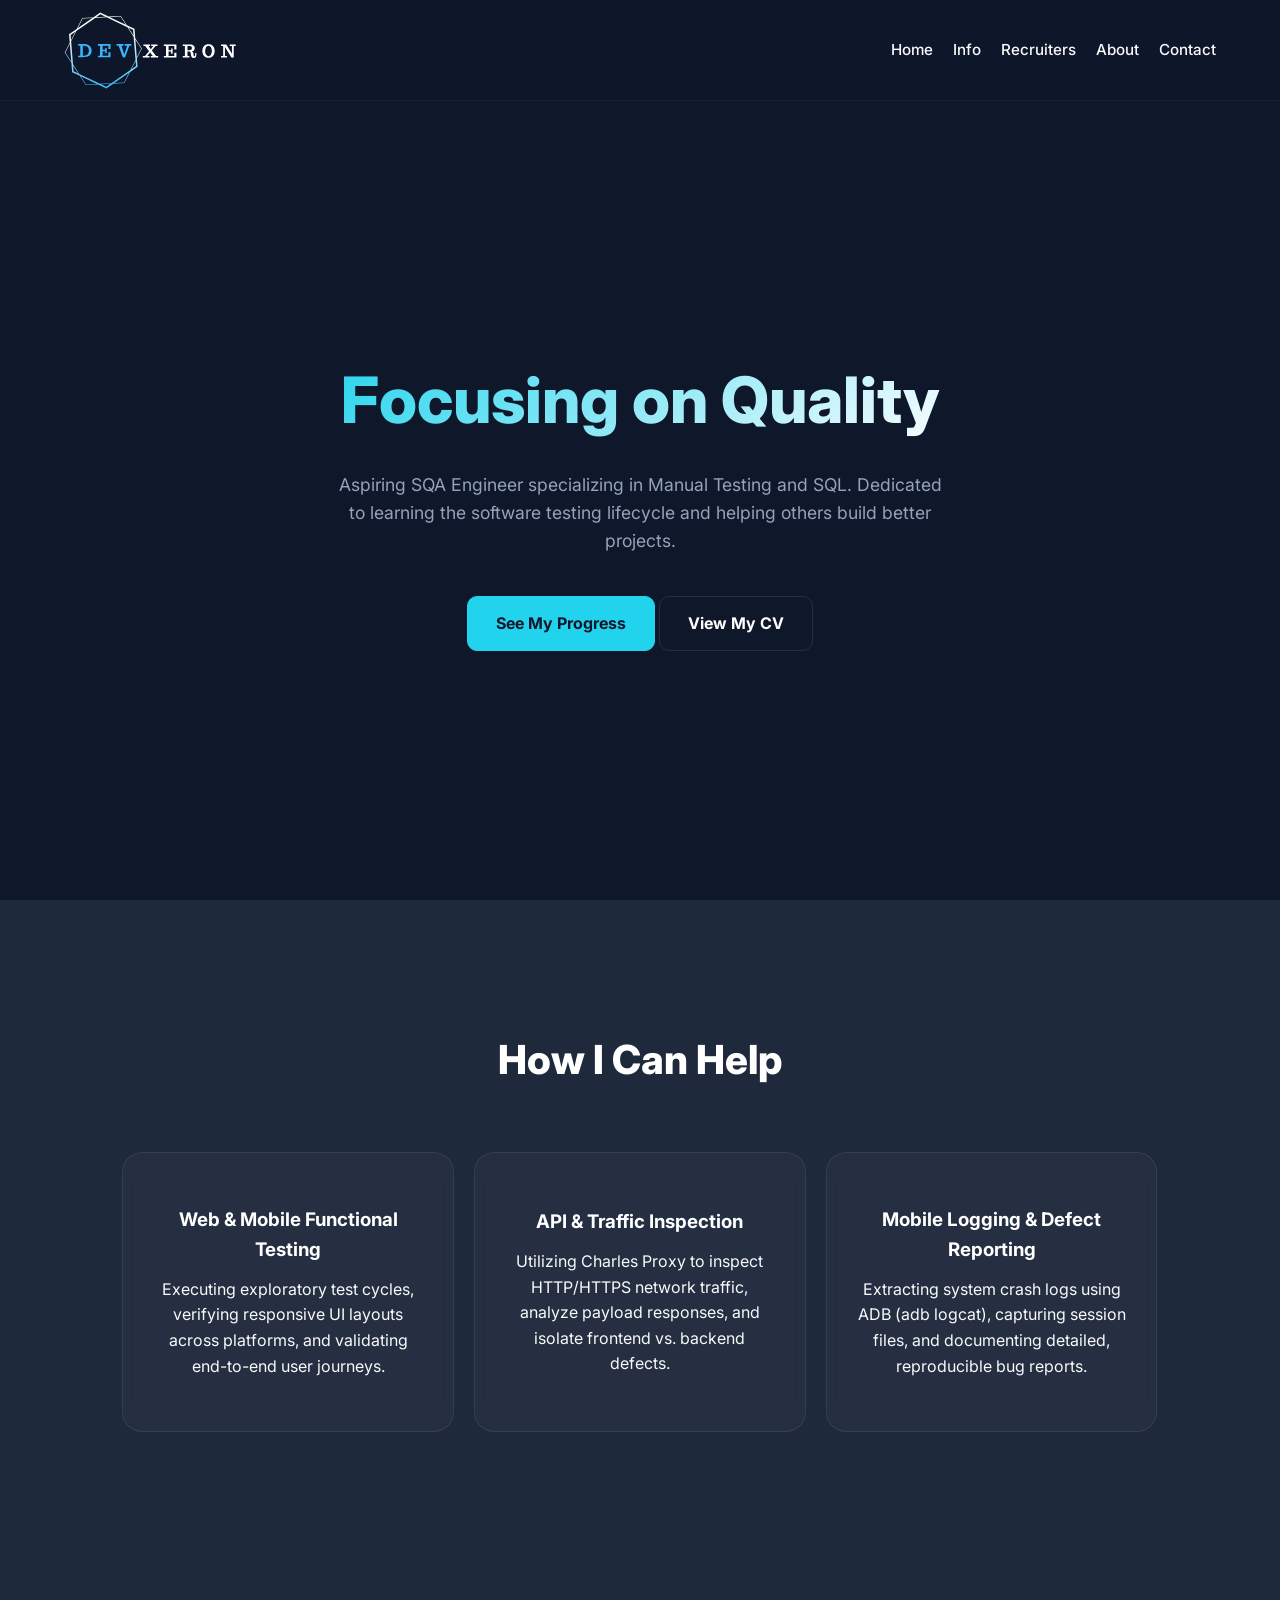
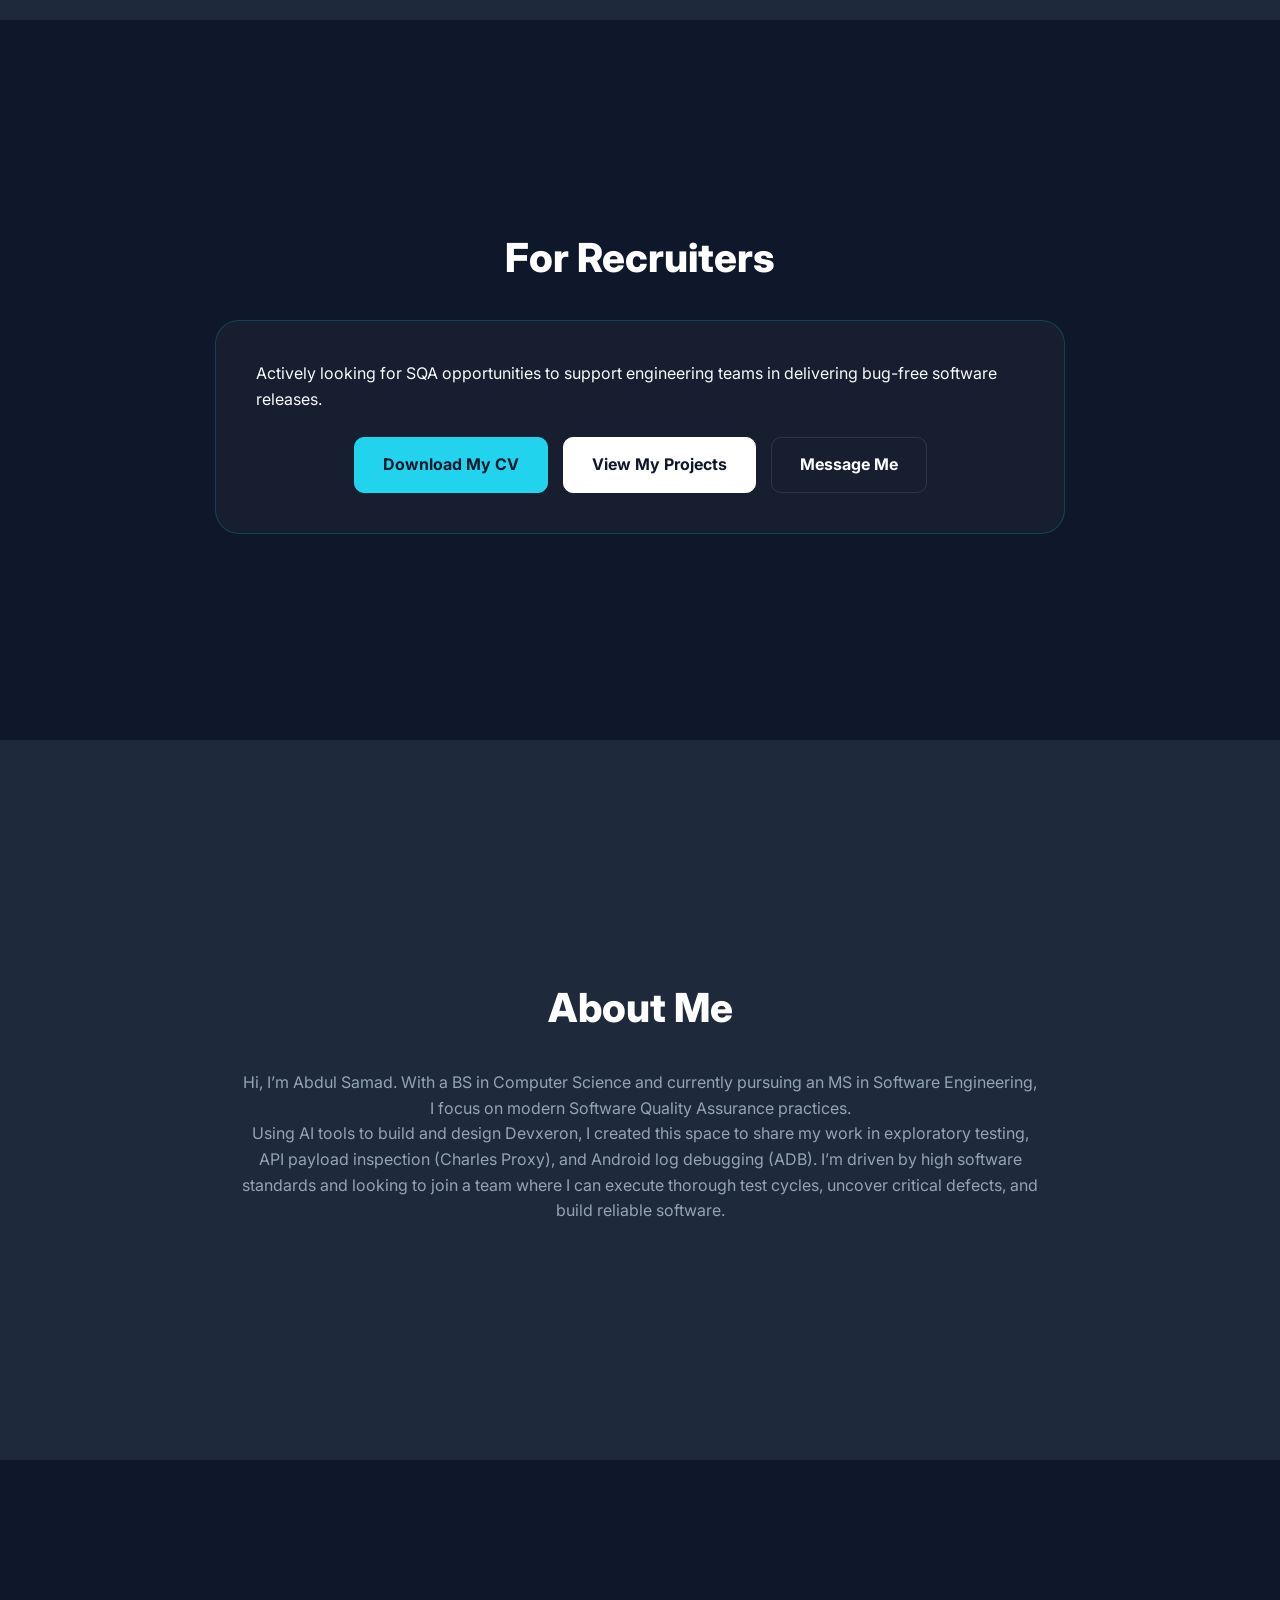
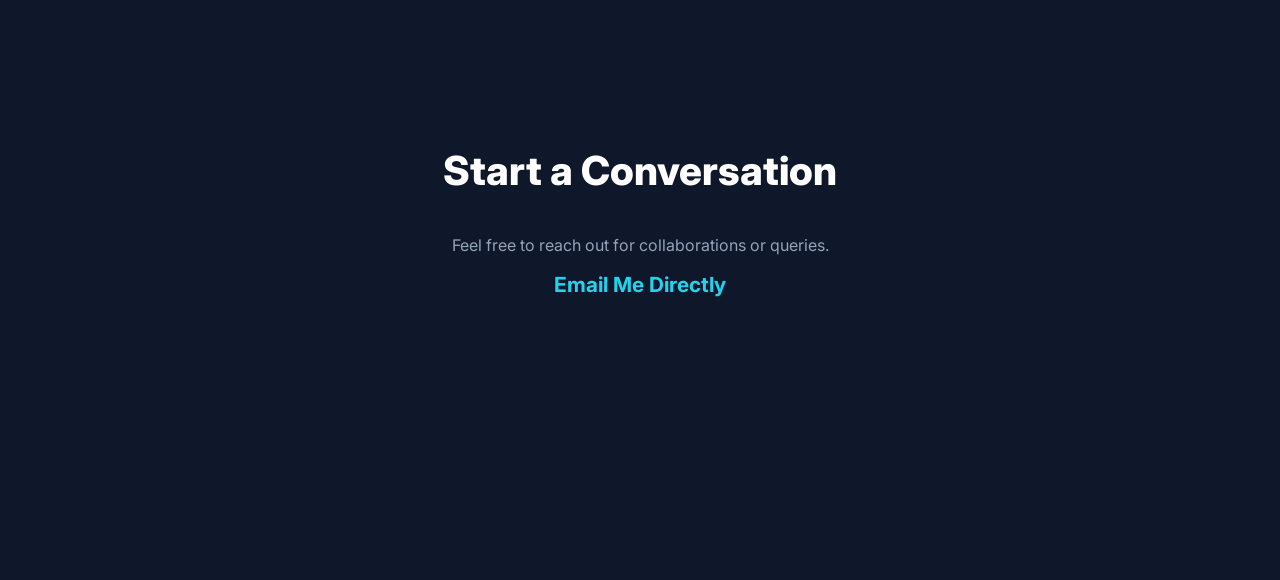
<file: index.html>
<!DOCTYPE html>
<html lang="en">
<head>
    <link rel="icon" type="image/svg+xml" href="Images/Hexagon_Shape-cropped.svg">
    <meta charset="UTF-8">
    <meta name="viewport" content="width=device-width, initial-scale=1.0">
    <title>Devxeron | SQA Learning Journey</title>

    <link href="https://fonts.googleapis.com/css2?family=Inter:wght@400;500;700;800&display=swap" rel="stylesheet">
    <link rel="stylesheet" href="https://cdn.jsdelivr.net/npm/swiper@11/swiper-bundle.min.css"/>
    <link rel="stylesheet" href="style.css">
</head>
<body>

<!-- NavBar -->
<nav class="navbar">
    <div class="nav-container">
        <!-- Logo Wrapper (Left Side) -->
        <a href="index.html" class="logo-wrapper">
            <div class="logo-box">
                <!-- Spinning Hexagon -->
                <img src="Images/Hexagon_Shape-cropped.svg" alt="" class="gear-rotate">
                <!-- Text Logo -->
                <img src="Images/Devxeron_Logo-cropped.svg" alt="Devxeron" class="brand-text">
            </div>
        </a>

        <!-- Hamburger Menu Toggle -->
        <button class="menu-toggle" id="mobile-menu" aria-label="Open Menu">
            <span class="bar"></span>
            <span class="bar"></span>
            <span class="bar"></span>
        </button>

        <!-- Navigation Links (The Dropdown) -->
        <ul class="nav-links" id="nav-list">
            <li><a href="index.html">Home</a></li>
            <li><a href="#services">Info</a></li>
            <li><a href="#recruiters">Recruiters</a></li>
            <li><a href="#about">About</a></li>
            <li><a href="#contact">Contact</a></li>
        </ul>
    </div>
</nav>

<!-- Hero -->
<header id="home" class="hero">

    <div class="hero-content">

        <h1 class="luminating-text">
            Focusing on Quality<br>

        </h1>

        <p class="hero-description">
            Aspiring SQA Engineer specializing in Manual Testing and SQL.
            Dedicated to learning the software testing lifecycle and helping
            others build better projects.
        </p>

        <div class="hero-btns">
            <a href="portfolio.html" class="btn-primary">
                See My Progress
            </a>

            <a href="#recruiters" class="btn-secondary">
                View My CV
            </a>
        </div>

    </div>

</header>

<!-- Services -->
<section id="services" class="section alt-bg">

    <div class="container">

        <h2 class="section-title">How I Can Help</h2>

        <div class="swiper mySwiper">

            <div class="swiper-wrapper">
                <div class="swiper-slide">
                    <div class="service-card">
                        <h3>Web & Mobile Functional Testing</h3>

                        <p>
                            Executing exploratory test cycles,
                            verifying responsive UI layouts across platforms,
                            and validating end-to-end user journeys.
                        </p>
                    </div>
                </div>

                <div class="swiper-slide">
                    <div class="service-card">
                        <h3>API & Traffic Inspection</h3>

                        <p>
                            Utilizing Charles Proxy to inspect HTTP/HTTPS
                            network traffic, analyze payload responses,
                            and isolate frontend vs. backend defects.
                        </p>
                    </div>
                </div>

                <div class="swiper-slide">
                    <div class="service-card">
                        <h3>Mobile Logging & Defect Reporting</h3>

                        <p>
                            Extracting system crash logs using ADB (adb logcat),
                            capturing session files, and documenting detailed,
                            reproducible bug reports.
                        </p>
                    </div>
                </div>


            </div>

            <div class="swiper-pagination"></div>

        </div>

    </div>

</section>

<!-- Recruiters -->
<section id="recruiters" class="section">

    <div class="container text-center">

        <h2 class="section-title">For Recruiters</h2>

        <div class="recruiter-box">

            <p>
                Actively looking for SQA opportunities to support engineering
                teams in delivering bug-free software releases.
            </p>

            <div class="recruiter-actions">
                <a href="Abdul Samad SQA Resume WEU.pdf" class="btn-primary" download>Download My CV</a>
                <a href="portfolio.html" class="btn-white">View My Projects</a>
                <a href="#contact" class="btn-secondary">Message Me</a>
            </div>

        </div>

    </div>

</section>

<!-- About -->
<section id="about" class="section alt-bg">

    <div class="container">

        <h2 class="section-title">About Me</h2>

        <div class="about-content">

            <p>
                Hi, I’m Abdul Samad. With a BS in Computer Science and
                currently pursuing an MS in Software Engineering, I focus
                on modern Software Quality Assurance practices.
            </p>

            <p>
                Using AI tools to build and design Devxeron,
                I created this space to share my work in
                exploratory testing, API payload inspection
                (Charles Proxy), and Android log debugging
                (ADB). I’m driven by high software standards
                and looking to join a team where I can execute
                thorough test cycles, uncover critical defects,
                and build reliable software.
            </p>

        </div>

    </div>

</section>

<!-- Contact -->
<section id="contact" class="section">
    <div class="container">
        <h2 class="section-title">Start a Conversation</h2>
        <div style="text-align: center;">
            <p style="color: var(--text-dim); margin-bottom: 10px;">Feel free to reach out for collaborations or
                queries.</p>
            <a href="mailto:abdulsamad12419958bolt@gmail.com" class="contact-link">Email Me Directly</a>
        </div>
    </div>
</section>
<!-- Back to top button -->
<div id="progress-wrap">
    <svg class="progress-circle" width="100%" height="100%" viewBox="-1 -1 102 102">
        <path d="M50,1 a49,49 0 0,1 0,98 a49,49 0 0,1 0,-98"/>
    </svg>
    <div class="progress-icon">↑</div>
</div>
<script src="https://cdn.jsdelivr.net/npm/swiper@11/swiper-bundle.min.js"></script>
<script src="script.js"></script>

</body>
</html>
</file>
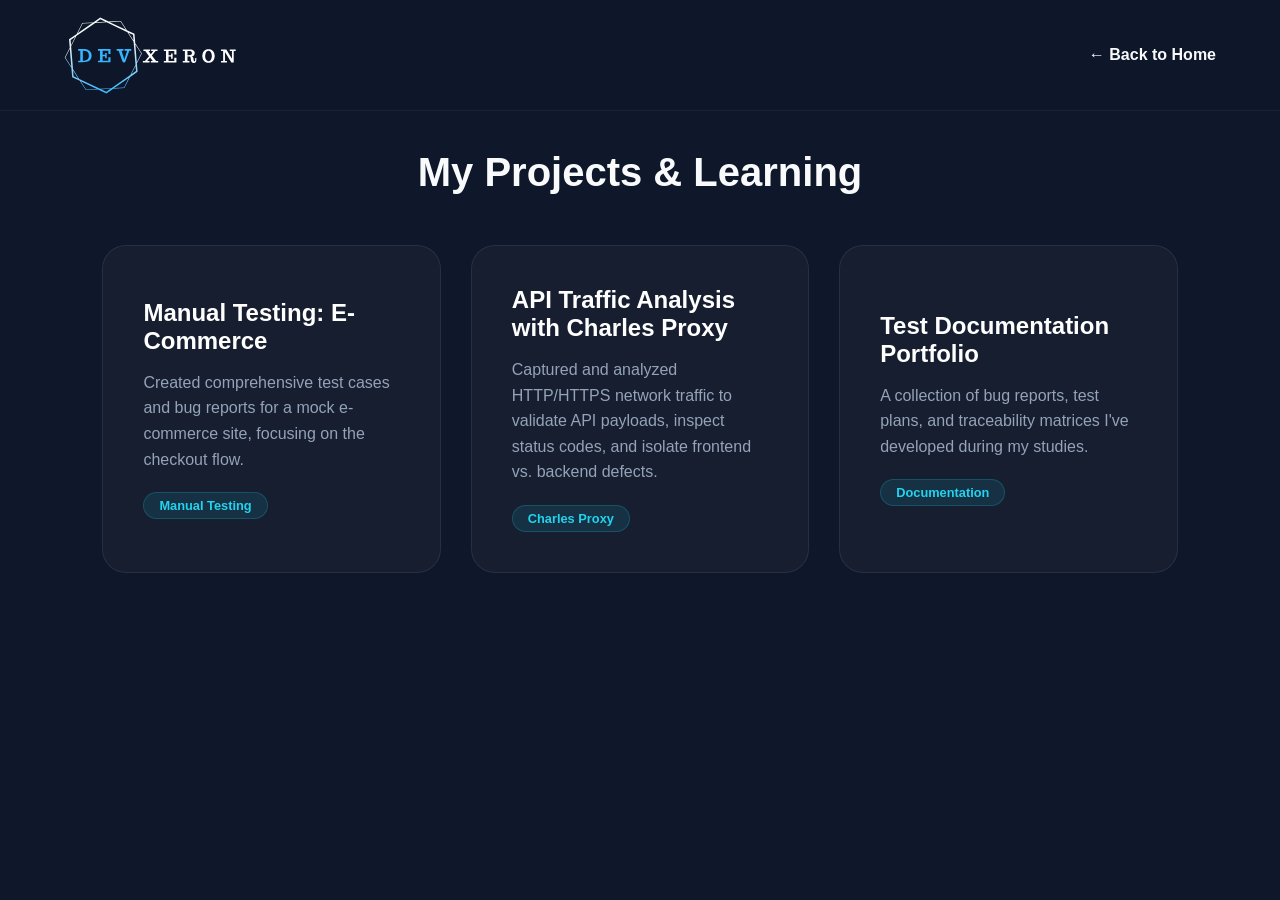
<file: portfolio.html>
<!DOCTYPE html>
<html lang="en">
<head>
    <meta charset="UTF-8">
    <meta name="viewport" content="width=device-width, initial-scale=1.0">
    <title>Devxeron | Projects</title>
    <link rel="stylesheet" href="portfolio-style.css">
</head>
<body>

<nav class="navbar">
    <div class="nav-container">
        <!-- Logo Wrapper  -->
        <a href="index.html" class="logo-wrapper">
            <div class="logo-box">
                <img src="Images/Hexagon_Shape-cropped.svg" alt="" class="gear-rotate">
                <img src="Images/Devxeron_Logo-cropped.svg" alt="Devxeron" class="brand-text">
            </div>
        </a>
        <ul class="nav-links">
            <li><a href="index.html">← Back to Home</a></li>
        </ul>
    </div>
</nav>
    </div>
</nav>
<section class="project-page">
    <div class="container">
        <h2 class="section-title">My Projects & Learning</h2>
        <div class="project-grid">

            <div class="portfolio-card">
                <h3>Manual Testing: E-Commerce</h3>
                <p>Created comprehensive test cases and bug reports for a mock e-commerce site, focusing on the checkout flow.</p>
                <div class="tag">Manual Testing</div>
            </div>

            <div class="portfolio-card">
                <h3>API Traffic Analysis with Charles Proxy</h3>
                <p>Captured and analyzed HTTP/HTTPS network traffic to validate API payloads, inspect status codes, and isolate frontend vs. backend defects.</p>
                <div class="tag">Charles Proxy</div>
            </div>

            <div class="portfolio-card">
                <h3>Test Documentation Portfolio</h3>
                <p>A collection of bug reports, test plans, and traceability matrices I've developed during my studies.</p>
                <div class="tag">Documentation</div>
            </div>

        </div>
    </div>
</section>

</body>
</html>
</file>
<file: style.css>
/* --- Core and Variables--- */

:root {
    --bg-dark: #0f172a;
    --bg-alt: #1e293b;
    --accent: #22d3ee;
    --text-white: #f8fafc;
    --text-dim: #94a3b8;
    --transition: all 0.3s cubic-bezier(0.4, 0, 0.2, 1);
}
* { margin: 0; padding: 0; box-sizing: border-box; }
html { scroll-behavior: smooth; }

body {
    background-color: var(--bg-dark);
    color: var(--text-white);
    font-family: 'Inter', sans-serif;
    line-height: 1.6;
    overflow-x: hidden;
}

/* --- Loader and Progress button --- */

#loader {
    position: fixed; inset: 0; background: var(--bg-dark);
    display: flex; flex-direction: column; justify-content: center; align-items: center;
    z-index: 9999; transition: opacity 0.6s ease, visibility 0.6s ease;
}
.loader-hidden { opacity: 0; visibility: hidden; pointer-events: none; }
.spinner { width: 50px; height: 50px; border: 3px solid rgba(34, 211, 238, 0.1); border-top: 4px solid var(--accent); border-radius: 50%; animation: spin 1s linear infinite; }
@keyframes spin { to { transform: rotate(360deg); } }

#progress-wrap {
    position: fixed; right: 30px; bottom: 30px; height: 50px; width: 50px;
    cursor: pointer; z-index: 1000; opacity: 0; visibility: hidden; transition: var(--transition);
    display: flex; align-items: center; justify-content: center;
    background: rgba(15, 23, 42, 0.9); border-radius: 50%;
}
#progress-wrap.active-progress { opacity: 1; visibility: visible; }
.progress-circle { position: absolute; top: 0; left: 0; width: 100%; height: 100%; z-index: 1; }
.progress-circle path { fill: none; stroke: var(--accent); stroke-width: 4; }
.progress-icon { color: var(--accent); font-weight: bold; font-size: 22px; z-index: 2; line-height: 1; transform: translateY(-2px); }

/* --- NavBar --- */

.navbar {
    position: fixed; top: 0; width: 100%; padding: 10px 0;
    background: rgba(15, 23, 42, 0.95); backdrop-filter: blur(12px);
    z-index: 2000; border-bottom: 1px solid rgba(255, 255, 255, 0.05);
}
.nav-container {
    display: flex; justify-content: space-between; align-items: center;
    padding: 0 5%; width: 100%; max-width: 1400px; margin: 0 auto;
}
.logo-box { position: relative; display: flex; align-items: center; height: 80px; cursor: pointer; }
.gear-rotate { height: 100%; width: auto; position: absolute; left: -1px; z-index: 1; animation: gear-spin 15s linear infinite; }
.brand-text { height: 26px; width: auto; position: relative; z-index: 2; margin-left: 12px; }
@keyframes gear-spin { from { transform: rotate(0deg); } to { transform: rotate(360deg); } }

.nav-links { display: flex; list-style: none; gap: 20px; flex-wrap: wrap; justify-content: center; }
.nav-links a { text-decoration: none; color: var(--text-white); font-weight: 500; font-size: 0.95rem; transition: var(--transition); }
.nav-links a:hover { color: var(--accent); }

/* --- Hero --- */

.hero { min-height: 100vh; display: flex; align-items: center; justify-content: center; text-align: center; padding-top: 100px; }
.luminating-text {
    font-size: clamp(2.2rem, 7vw, 4rem); font-weight: 800; margin-bottom: 20px;
    background: linear-gradient(135deg, #22d3ee, #ffffff, #818cf8, #ffffff, #22d3ee);
    background-size: 400% 400%; -webkit-background-clip: text; background-clip: text;
    -webkit-text-fill-color: transparent; animation: glow 12s ease infinite;
}
@keyframes glow { 0%, 100% { background-position: 0% 50%; } 50% { background-position: 100% 50%; } }
.hero-description { color: var(--text-dim); font-size: 1.1rem; max-width: 650px; margin: 0 auto 40px; padding: 0 20px; }
.menu-toggle {
    display: none; /* Hidden by default on desktop */
}
/* --- Sections --- */

.section { padding: 50px 8%; min-height: 80vh; display: flex; flex-direction: column; justify-content: center; }
.alt-bg { background-color: var(--bg-alt); }
.section-title { font-size: 2.5rem; font-weight: 800; margin-bottom: 30px; text-align: center; color: white; }

/* Services Cards  */

.service-card {
    background: rgba(255, 255, 255, 0.03); backdrop-filter: blur(12px);
    padding: 30px; border-radius: 20px; border: 1px solid rgba(255, 255, 255, 0.08);
    text-align: center; height: 280px; display: flex; flex-direction: column; justify-content: center;
}
.service-card h3 { color: white; margin-bottom: 12px; }

/* Base State for all cards */

.service-card {
    background: rgba(255, 255, 255, 0.03);
    backdrop-filter: blur(12px);
    padding: 30px;
    border-radius: 20px;
    border: 1px solid rgba(255, 255, 255, 0.08);
    text-align: center;
    height: 280px;
    display: flex;
    flex-direction: column;
    justify-content: center;
    transition: all 0.5s cubic-bezier(0.4, 0, 0.2, 1);
    cursor: default;
    position: relative;
    z-index: 1;
}

/* --- The hover effect for services cards --- */

.service-card:hover,
.swiper-slide-active .service-card {
    transform: translateY(-15px) scale(1.03);
    background: rgba(255, 255, 255, 0.08);
    border-color: var(--accent);
    box-shadow: 0 20px 40px rgba(0, 0, 0, 0.4);
    z-index: 100;
}

/* --- Adjustments and fixes in Desktop version --- */
/* On desktop, we usually don't want the Active card to pop up
   automatically because there are 3 cards visible at once.
   This media query turns OFF the auto-pop for desktop, leaving only the hover effect. */

@media screen and (min-width: 1024px) {
    .swiper-slide-active .service-card {
        transform: none;
        background: rgba(255, 255, 255, 0.03);
        border-color: rgba(255, 255, 255, 0.08);
        box-shadow: none;
    }

/* Re enable hover specifically for desktop */

    .service-card:hover {
        transform: translateY(-15px) scale(1.03) !important;
        border-color: var(--accent) !important;
        background: rgba(255, 255, 255, 0.08) !important;
    }
}
/* --- Swiping in mobile version logic --- */

.mySwiper {
    width: 100%;
    overflow: visible !important;
    padding-top: 30px;
    padding-bottom: 60px;
}

.swiper-slide {
    display: flex;
    justify-content: center;
    transition: transform 0.3s ease; /* This ensures the slide container doesn't shrink the card */

    width: 100%;

}

.container {
    width: 100%;
    max-width: 1200px;
    margin: 0 auto;
    padding: 0 20px;
    overflow: hidden; /* This prevents the 'pinch-out' drift */
}

/* Recruiter Box */

.recruiter-box {
    background: rgba(255, 255, 255, 0.03); border: 1px solid rgba(34, 211, 238, 0.2);
    padding: 40px; border-radius: 24px; max-width: 850px; margin: 0 auto;
}
.recruiter-actions { display: flex; justify-content: center; gap: 15px; flex-wrap: wrap; margin-top: 25px; }

/*  style for the recruiter action buttons */

.btn-white {
    background: #ffffff;
    color: #0f172a;
    padding: 14px 28px;
    border-radius: 10px;
    text-decoration: none;
    font-weight: 700;
    display: inline-block;
    transition: all 0.3s cubic-bezier(0.4, 0, 0.2, 1);
    border: 1px solid #ffffff;
}

/* Button Hover Effects and Raising logic  */

.btn-primary, .btn-secondary, .btn-white {
    display: inline-block;
    transition: all 0.3s cubic-bezier(0.4, 0, 0.2, 1);
}
.btn-primary:hover, .btn-secondary:hover, .btn-white:hover {
    transform: translateY(-6px);
}
.btn-secondary:hover {
    box-shadow: 0 10px 20px rgba(0, 0, 0, 0.4);
    background: rgba(255, 255, 255, 0.05); /* Slight highlight on hover */
}

/* --- Buttons = --- */

.btn-primary, .btn-secondary { padding: 14px 28px; border-radius: 10px; text-decoration: none; font-weight: 700; transition: var(--transition); display: inline-block; }
.btn-primary { background: var(--accent); color: var(--bg-dark); border: 1px solid var(--accent); }
.btn-secondary { border: 1px solid rgba(255,255,255,0.1); color: white; }

/* --- About and Contacts --- */
.about-content { max-width: 800px; margin: 0 auto; text-align: center; color: var(--text-dim); }
.contact-link { color: var(--accent); text-decoration: none; font-size: 1.3rem; font-weight: 700; }

/* Global Scroll Issue Fix  */

section {
    scroll-margin-top: 80px;
}
@media screen and (max-width: 768px) {
     .nav-container {
        display: flex;
        justify-content: space-between; /* Logo left, Button right */
        align-items: center;
        width: 100%;
        padding: 10px 20px;
        position: relative;
    }
/*  Logo Logic */
    .logo-box {
         height: 75px;
         }
    .brand-text {
         height: 25px;
         margin-left: 10px;
         display: block;
         }
         .navbar {
         padding: 5px 0;
         }

/* The 3 bar (Hamburger) Styling */

    .menu-toggle {
        display: flex;
        flex-direction: column;
        gap: 5px;
        background: transparent;
        border: none;
        cursor: pointer;
    }
    .bar {
        width: 25px;
        height: 3px;
        background-color: white;
        border-radius: 2px;
    }

/* --- The Floating Dropdown Menu --- */
    .nav-links {
        display: none;
        position: absolute;
        top: 60px;
        right: 20px;
        width: auto;
        min-width: 160px;
        background: rgba(15, 23, 42, 0.95);
        backdrop-filter: blur(10px);
        flex-direction: column;
        padding: 15px;
        border-radius: 12px;
        border: 1px solid rgba(255, 255, 255, 0.1);
        box-shadow: 0 10px 25px rgba(0,0,0,0.5);
        z-index: 1000;
    }
    .nav-links.active { display: flex; }

/* Buttons inside the dropdown with Raise Effect */

    .nav-links a {
        padding: 12px 20px;
        color: white;
        text-decoration: none;
        font-size: 0.9rem;
        transition: transform 0.2s ease;
        text-align: right;
    }

    .nav-links a:hover {
        transform: translateY(-3px);
        color: var(--accent);
    }

}
</file>
<file: portfolio-style.css>
/* --- Core and Variables--- */

:root {
    --bg-dark: #0f172a;
    --accent: #22d3ee;
    --text-white: #f8fafc;
    --text-dim: #94a3b8;
    --transition: all 0.3s cubic-bezier(0.4, 0, 0.2, 1);
}

* { margin: 0; padding: 0; box-sizing: border-box; }
body {
    background-color: var(--bg-dark);
    color: var(--text-white);
    font-family: 'Inter', sans-serif;
    overflow-x: hidden;
}

/* --- NavBar --- */
.navbar {
    position: fixed; top: 0; width: 100%; padding: 15px 0;
    background: rgba(15, 23, 42, 0.98); backdrop-filter: blur(12px);
    z-index: 2000; border-bottom: 1px solid rgba(255, 255, 255, 0.05);
}
.nav-container {
    display: flex; justify-content: space-between; align-items: center;
    padding: 0 5%; max-width: 1400px; margin: 0 auto;
}
.logo-box { position: relative; display: flex; align-items: center; height: 80px; cursor: pointer; }
.gear-rotate { height: 100%; width: auto; position: absolute; left: -1px; z-index: 1; animation: gear-spin 15s linear infinite; }
.brand-text { height: 26px; width: auto; position: relative; z-index: 2; margin-left: 12px; }

@keyframes gear-spin { from { transform: rotate(0deg); } to { transform: rotate(360deg); } }

.nav-links {
    display: flex;
    list-style: none !important;
    list-style-type: none !important;
    margin: 0;
    padding: 0;
}

.nav-links li {
    list-style: none !important;
    list-style-type: none !important;
    display: block;
    margin: 0;
    padding: 0;
}

.nav-links a {
    text-decoration: none;
    color: var(--text-white);
    font-weight: 600;
    display: inline-block;
}

/* --- Page Spacing --- */

.project-page {
    padding: 150px 8% 80px;
}
.section-title {
    font-size: 2.5rem; font-weight: 800; text-align: center; margin-bottom: 50px;
}

/* --- The Grid --- */

.project-grid {
    display: grid;
    grid-template-columns: repeat(auto-fit, minmax(300px, 1fr));
    gap: 30px;
    max-width: 1200px;
    margin: 0 auto;
}

/* --- Portfolio or project Cards --- */

.portfolio-card {
    background: rgba(255, 255, 255, 0.03);
    padding: 40px;
    border-radius: 24px;
    border: 1px solid rgba(255, 255, 255, 0.08);
    transition: var(--transition);
    display: flex;
    flex-direction: column;
    justify-content: center;
    position: relative;
}

/* The Popup effect on hover */

.portfolio-card:hover {
    transform: translateY(-12px) scale(1.02);
    background: rgba(255, 255, 255, 0.06);
    border-color: var(--accent);
    box-shadow: 0 20px 40px rgba(0, 0, 0, 0.4);
}

.portfolio-card h3 {
    color: #ffffff !important;
    margin-bottom: 15px;
    font-size: 1.5rem;
    font-weight: 700;
}

.portfolio-card p {
    color: var(--text-dim);
    font-size: 1rem;
    line-height: 1.6;
}

.tag {
    display: inline-block;
    background: rgba(34, 211, 238, 0.1);
    color: var(--accent);
    padding: 5px 15px;
    border-radius: 20px;
    font-size: 0.8rem;
    font-weight: 700;
    margin-top: 20px;
    width: fit-content;
    border: 1px solid rgba(34, 211, 238, 0.2);
}

/* ---  Mobile View --- */

@media screen and (max-width: 768px) {
    .navbar { padding: 5px 0; }

    .nav-container {
        flex-direction: row !important;
        justify-content: space-between !important;
        padding: 10px 20px;
    }

/* Logo Logic */

    .logo-box {
        height: 75px;
        }

    .brand-text {
        height: 25px;
        margin-left: 10px;
        display: block;
        }
    .navbar {
        padding: 5px 0;
        }

/* Back Button Styling */
    .nav-links a {
        font-size: 0.85rem;
        padding: 8px 12px;
        border: 1px solid rgba(255, 255, 255, 0.1);
        border-radius: 8px;
        background: rgba(255, 255, 255, 0.03);
    }

/* Page Spacing */
    .project-page {
        padding-top: 120px;
        padding-left: 20px;
        padding-right: 20px;
    }

    .section-title {
        font-size: 1.8rem;
        margin-bottom: 30px;
    }

    .project-grid {
        grid-template-columns: 1fr;
    }
}
</file>
